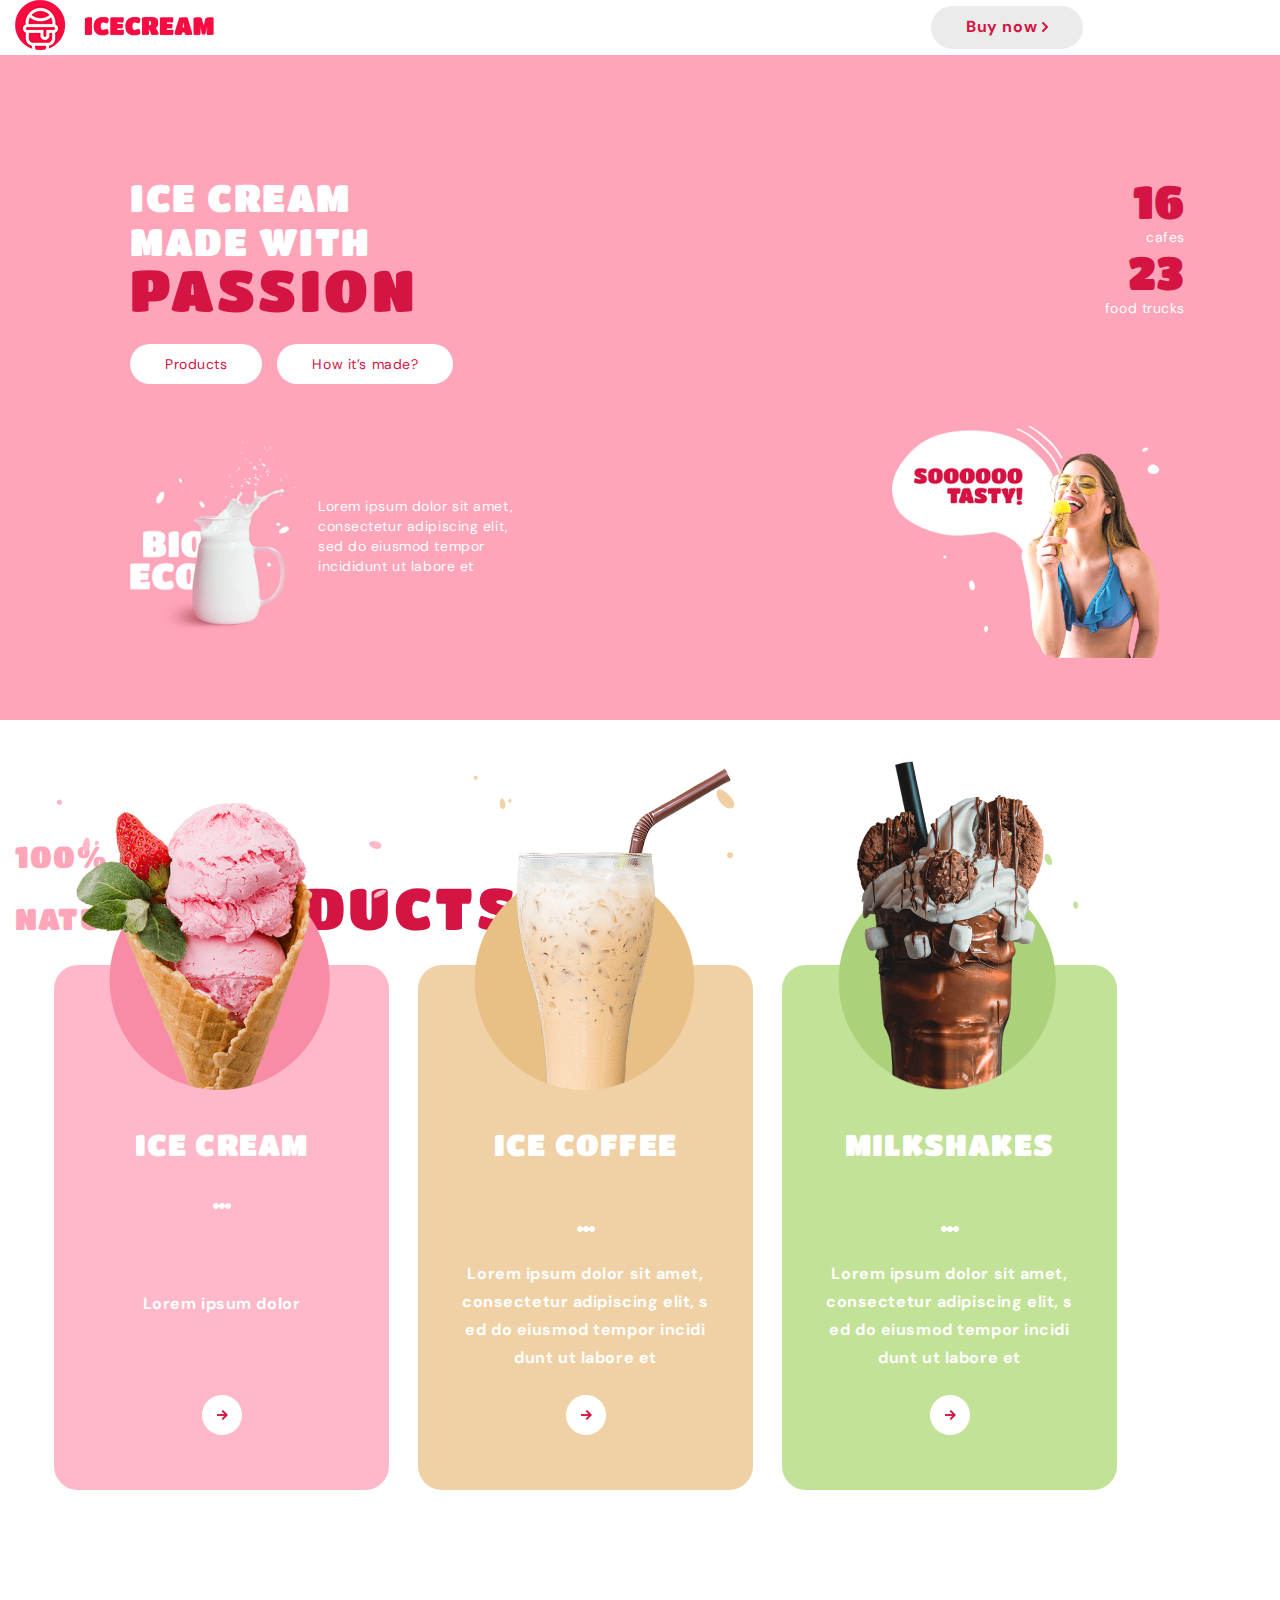
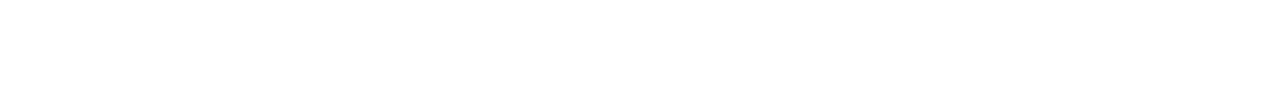
<file: index.html>
<!DOCTYPE html>
<html lang="en">
  <head>
    <meta charset="UTF-8" />
    <meta name="viewport" content="width=device-width, initial-scale=1.0" />
    <title>Icecream</title>
    <link
      rel="stylesheet"
      href="https://cdnjs.cloudflare.com/ajax/libs/modern-normalize/1.0.0/modern-normalize.min.css"
    />
    <link rel="preconnect" href="https://fonts.gstatic.com" />
    <link
      href="https://fonts.googleapis.com/css2?family=DM+Sans:wght@400;500;700&family=Titan+One&display=swap"
      rel="stylesheet"
    />
    <link rel="stylesheet" href="./css/style.css" />
  </head>
  <body>
    <header class="header">
      <div class="container">
        <div class="header-links">
          <nav class="navigation">
            <a class="logo" href="#">
              <img src="./images/logo.svg" alt="Логотип IceCream" />
            </a>
            <ul class="list site-nav">
              <li><a class="link" href="#">Home</a></li>
              <li><a class="link" href="#">About us</a></li>
              <li><a class="link" href="#">How it’s made?</a></li>
              <li><a class="link" href="#">Our products</a></li>
              <li><a class="link" href="#">Contact</a></li>
            </ul>
          </nav>
          <a class="link button" href="#"
            >Buy now
            <svg
              width="6"
              height="10"
              viewBox="0 0 6 10"
              fill="none"
              xmlns="http://www.w3.org/2000/svg"
            >
              <path
                d="M1 1L5 5L1 9"
                stroke="currentColor"
                stroke-width="2"
                stroke-linecap="round"
                stroke-linejoin="round"
              />
            </svg>
          </a>
        </div>
      </div>
    </header>
    <section class="section about-us-section">
      <div class="container">
        <h2 hidden>About us</h2>
        <div class="about-us">
          <div class="description">
            <h3 class="title title-begin">
              ice cream made with <span class="title-accent">passion</span>
            </h3>
            <ul class="list buttons">
              <li><a class="link button" href="#">Products</a></li>
              <li><a class="link button" href="#">How it’s made?</a></li>
            </ul>

            <div class="know-more">

              <img src="./images/milk.png" alt="Кувшин с молоком" />
              <p class="text">
                Lorem ipsum dolor sit amet, consectetur adipiscing elit, sed do
                eiusmod tempor incididunt ut labore et
              </p>
            </div>
          </div>
          <div class="about us">
          <div class="statistics">
            <ul class="list statistics-list">
              <li class="items">
                <p class="accent-number">16</p>
                <p class="number-of-stores">
                  cafes
                </p>
              </li>
              <li class="items">
                <p class="accent-number">23</p>
                <p class="number-of-stores">
                  food trucks
                </p>
              </li>
            </ul>
            <img class="image" src="./images/girl.png" alt="девушка" />
          </div>
        </div>
        </div>
    </section>
    <!-- Виды продукции и состав -->
      <section class="section products">
        <div class="container">
          <!-- <h2 hidden>Types of products and composition</h2> -->
          <h3 class="title title-begin">
            100% natural<span class="title-accent">products</span>
          </h3>
          <ul class="list product-list">
            <li class="product-card bg-card-pink ">
              <img class="product-foto" src="./images/icecream-card.png" alt="Мороженое" />
              <div class="product-info ">
                <div>

                  <h3 class="title product-name">ice cream</h3>
                  <ul class="list ellipses">
                    <li><img src="./images/Ellipse.png" alt="Кружочек" /></li>
                    <li><img src="./images/Ellipse.png" alt="Кружочек" /></li>
                    <li><img src="./images/Ellipse.png" alt="Кружочек" /></li>
                  </ul>
                </div>

                <p class="product-description">
                  Lorem ipsum dolor
                </p>
                <div class="button-right">

                  <img src="./images/arrow-right-two.png" alt="Стрелочка вправо" />
                </div>
              </div>
            </li>
            <li class="product-card bg-card-orange">
              <img class="product-foto" src="./images/icecoffe.png" alt="Холодный кофе" />
              <div class="product-info ">

                <h3 class="title product-name">ice coffee</h3>
                <ul class="list ellipses">
                  <li><img src="./images/Ellipse.png" alt="Кружочек" /></li>
                  <li><img src="./images/Ellipse.png" alt="Кружочек" /></li>
                  <li><img src="./images/Ellipse.png" alt="Кружочек" /></li>
                </ul>
                <p class="product-description">
                  Lorem ipsum dolor sit amet, consectetur adipiscing elit, sed do
                  eiusmod tempor incididunt ut labore et
                </p>
                <div class="button-right">

                  <img src="./images/arrow-right-two.png" alt="Стрелочка вправо" />
                </div>
              </div>
            </li>
            <li class="product-card bg-card-green">
              <img class="product-foto" src="./images/milkshakes.png" alt="Молочный коктейль" />
              <div class="product-info ">

                <h3 class="title product-name">milkshakes</h3>
                <ul class="list ellipses">
                  <li><img src="./images/Ellipse.png" alt="Кружочек" /></li>
                  <li><img src="./images/Ellipse.png" alt="Кружочек" /></li>
                  <li><img src="./images/Ellipse.png" alt="Кружочек" /></li>
                </ul>
                <p class="product-description">
                  Lorem ipsum dolor sit amet, consectetur adipiscing elit, sed do
                  eiusmod tempor incididunt ut labore et
                </p>
                <div class="button-right">

                  <img src="./images/arrow-right-two.png" alt="Стрелочка вправо" />
                </div>
              </div>
            </li>
          </ul>
        </div>
      </section>
      <!-- /Виды продукции и состав -->

  </body>
</html>
</file>
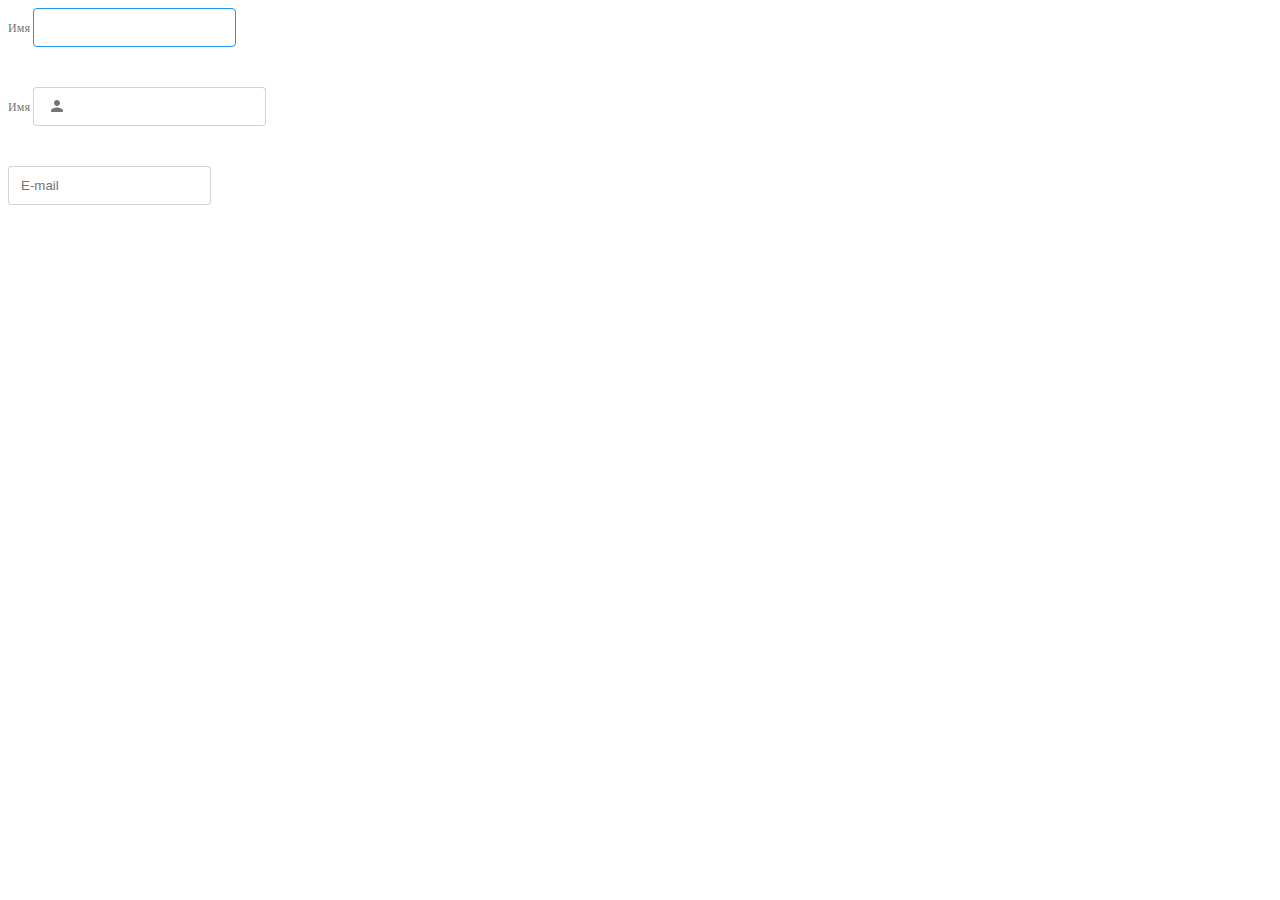
<file: test.html>
<!DOCTYPE html>
<html lang="en">
  <head>
    <meta charset="UTF-8" />
    <meta http-equiv="X-UA-Compatible" content="IE=edge" />
    <meta name="viewport" content="width=device-width, initial-scale=1.0" />
    <link rel="stylesheet" href="./css/main.min.css" />
    <title>Document</title>
  </head>
  <body>
    <form class="form" autocomplete="off">
      <div role="group" class="form-input">
        <label class="form-label">
          <span class="form-subtitle">Имя</span>
          <input
            type="text"
            name="user-name"
            class="form-field form-accent"
            autofocus
            required
          />
        </label>
      </div>
      <div role="group" class="form-input form-input-with-icon">
        <label class="form-label">
          <span class="form-subtitle">Имя</span>
          <input
            type="text"
            name="user-name"
            class="form-field form-accent"
            autofocus
            required
          />
          <svg
            class="icon"
            width="18"
            height="18"
            viewBox="0 0 18 18"
            xmlns="http://www.w3.org/2000/svg"
          >
            <path
              d="M9 9C10.6575 9 12 7.6575 12 6C12 4.3425 10.6575 3 9 3C7.3425 3 6 4.3425 6 6C6 7.6575 7.3425 9 9 9ZM9 10.5C6.9975 10.5 3 11.505 3 13.5V14.25C3 14.6625 3.3375 15 3.75 15H14.25C14.6625 15 15 14.6625 15 14.25V13.5C15 11.505 11.0025 10.5 9 10.5Z"
              fill="currentColor"
            />
          </svg>
        </label>
      </div>
      <div role="group" class="form-input form-field-placeholder">
        <label class="form-label">
          <input
            type="text"
            name="user-name"
            class="form-field form-accent"
            autofocus
            required
            placeholder="E-mail"
          />
        </label>
      </div>
    </form>
  </body>
</html>
</file>
<file: css/style.css>
:root {
  /* Палитра */
  --color-white: #ffffff;
  --color-bright-pink: #d41443;
  --color-light-pink: #ffa5ba;
  --color-second-light-pink: #ffb8ca;
  --color-light-orange: #f0d1a5;
  --color-light-green: #c2e297;
  --color-very-light-pink: #fff5f6;
  --color-black: #000000;
  --color-grey-white: #ecebeb;
  --color-grey-pink: #907e82;
  --color-second-grey: #e1e1e1;

  /* Названия переменных */
  --main-text-background-color: var(--color-white);
  --main-text-color: var(--color-bright-pink);
  --second-text-color: var(--color-light-pink);
  --second-text-background-color: var(--color-second-light-pink);
  --third-text-color: var(--color-black);
  --third-background-color: var(--color-light-green);
  --fourth-background-color: var(--color-very-light-pink);
  --fourth-text-color: var(--color-grey-pink);
  --not-hover-background: var(--color-grey-white);
  --border-color: var(--color-second-grey);

  --main-font-family: "DM Sans", sans-serif;
  --secondary-font-family: "Titan One", cursive;
}

* {
  margin: 0;
  padding: 0;
}

body {
  color: var(--main-text-background-color);
  background-color: var(--background-color);
  font-family: var(--main-font-family);
  font-style: normal;
  font-weight: 400;
  font-size: 14px;
  line-height: 1.43;
  letter-spacing: 0.04em;
}

.container {
  width: 1200px;
  padding-left: 15px;
  padding-right: 15px;
}

.section {
  height: 665px;
  padding-top: 120px;
  padding-bottom: 120px;
}

.list {
  list-style: none;
}

.link {
  text-decoration: none;
  color: var(--main-text-background-color);
}

.title {
  font-family: var(--secondary-font-family);
  font-style: normal;
  font-weight: 400;
  letter-spacing: 0.04em;
  text-transform: uppercase;
}
.title-begin {
  font-size: 30px;
  line-height: 1.13;

  color: var(--second-text-color);
}

.title-accent {
  font-size: 58px;
  line-height: 1.14;
  letter-spacing: 0.06em;

  color: var(--main-text-color);
}

/*=== Навигация ===*/
.header {
  display: flex;
}

.navigation {
  display: flex;
  align-items: center;
}

.logo {
  margin-right: 110px;
}

.site-nav {
  display: flex;
  align-items: center;
  justify-content: space-between;

  font-weight: 700;
  font-size: 16px;
  line-height: 1.31;
}

.site-nav .link:hover,
.site-nav .link:focus {
  color: var(--color-bright-pink);
}

.site-nav .link {
  display: block;
}

.site-nav .link:not(last-child) {
  margin-right: 35px;
}

.header-links {
  display: flex;
  align-items: center;
}

.button {
  display: inline-block;
  min-width: 100;
  padding-left: 35px;
  padding-right: 35px;
  padding-top: 11px;
  padding-bottom: 11px;
  border-radius: 22px;

  background-color: var(--not-hover-background);

  color: var(--main-text-color);
  font-weight: 700;
  font-size: 16px;
  line-height: 1.31;
}

.button:hover,
.button:focus {
  background-color: var(--main-text-background-color);
}

/*=== /Навигация ===*/

/*=== О нас ===*/

.about-us-section {
  background-color: var(--color-light-pink);
}
.about-us {
  display: flex;
  justify-content: space-between;
}

.about-us .title-begin {
  font-size: 38px;
  line-height: 1.16;
  color: var(--main-text-background-color);
}

.about-us .title-accent {
  font-size: 58px;
  line-height: 0.9;
  color: var(--main-text-color);
}

.about-us .button {
  font-weight: 400;
  font-size: 14px;
  line-height: 1.29;
  background-color: var(--main-text-background-color);
  border-radius: 20px;
}

.about-us .button:hover,
.about-us .button:focus {
  color: var(--main-text-background-color);
  background-color: var(--main-text-color);
}

.number-of-stores {
  line-height: 1.29;
}

.accent-number {
  font-family: var(--secondary-font-family);
  font-size: 46px;
  line-height: 1.15;
  text-transform: uppercase;
  color: var(--main-text-color);
}

.description {
  margin-left: 115px;
  flex-direction: column;
}

.title-begin {
  width: 277px;
  margin-bottom: 25px;
  font-size: 30px;
  line-height: 1.13;

  color: var(--second-text-color);
}

.buttons {
  display: flex;
  margin-bottom: 56px;
}

.buttons .button:not(last-child) {
  margin-right: 15px;
}

.know-more {
  display: flex;
  align-items: center;
}

.text {
  width: 200px;
}

.statistics {
  display: flex;
  flex-direction: column;
  align-items: flex-end;
}

.statistics-list {
  margin-bottom: 109px;
}

.statistics-list .items {
  text-align: end;
}

/*=== Виды продукции и состав ===*/
.products {
  background-color: var(--main-text-background-color);
}

.title {
  font-family: var(--secondary-font-family);
  font-style: normal;
  font-weight: 400;
  letter-spacing: 0.04em;
  text-transform: uppercase;
}
.title-begin {
  font-size: 30px;
  line-height: 1.13;

  color: var(--second-text-color);
}

.product-list {
  display: flex;
  justify-content: center;
  height: 735px;
}

.product-card {
  position: relative;
  width: 335px;
  height: 525px;
  padding: 163px 44px 50px;
  border-radius: 24px;
  /* margin-bottom: 50px; */

  text-align: center;
  /* padding: 50px 44px; */
}

.product-info {
  display: flex;
  flex-direction: column;
  justify-content: space-between;
  /* padding: 163px 44px 50px; */
  height: 100%;
}

.product-foto {
  position: absolute;
  margin-bottom: 38px;
  left: 0;
  top: -40%;

  /* top: -50%; */
}

.bg-card-pink {
  background-color: #ffb8ca;
}

.bg-card-orange {
  background-color: #f0d1a5;
}

.bg-card-green {
  background-color: #c2e297;
}

.product-card:not(last-child) {
  margin-right: 29px;
}

.ellipses {
  display: flex;
  justify-content: center;
  /* margin-bottom: 32px; */
}

.product-name {
  font-size: 30px;
  line-height: 1.13;
  color: var(--main-text-background-color);
  margin-bottom: 32px;
}

.product-description {
  font-weight: 700;
  font-size: 16px;
  line-height: 1.76;
  color: var(--main-text-background-color);
  word-break: break-all;
  /* margin-bottom: 62px; */
}
</file>
<file: css/main.min.css>
.form .form-input{margin-bottom:40px}.form-input{font-family:Roboto;font-style:normal;font-weight:normal;font-size:12px;line-height:1.67;letter-spacing:0.01em;color:#757575;cursor:pointer}.form-input .form-field{border:1px solid rgba(33,33,33,0.2);-webkit-box-sizing:border-box;box-sizing:border-box;border-radius:4px;outline:none;padding:11px 12px}.form-input .form-accent:hover,.form-input .form-accent:focus{border-color:#2196f3}.form-input-with-icon{position:relative}.form-input-with-icon .form-label .icon{position:absolute;top:10px;left:40px;z-index:50}.form-input-with-icon .form-accent:focus+.icon{color:#2196f3}.form-input-with-icon .form-field{padding-left:42px}.form-field-placeholder{font-size:16px;line-height:1.25;letter-spacing:0.03em;color:rgba(255,255,255,0.6)}
/*# sourceMappingURL=main.min.css.map */
</file>
